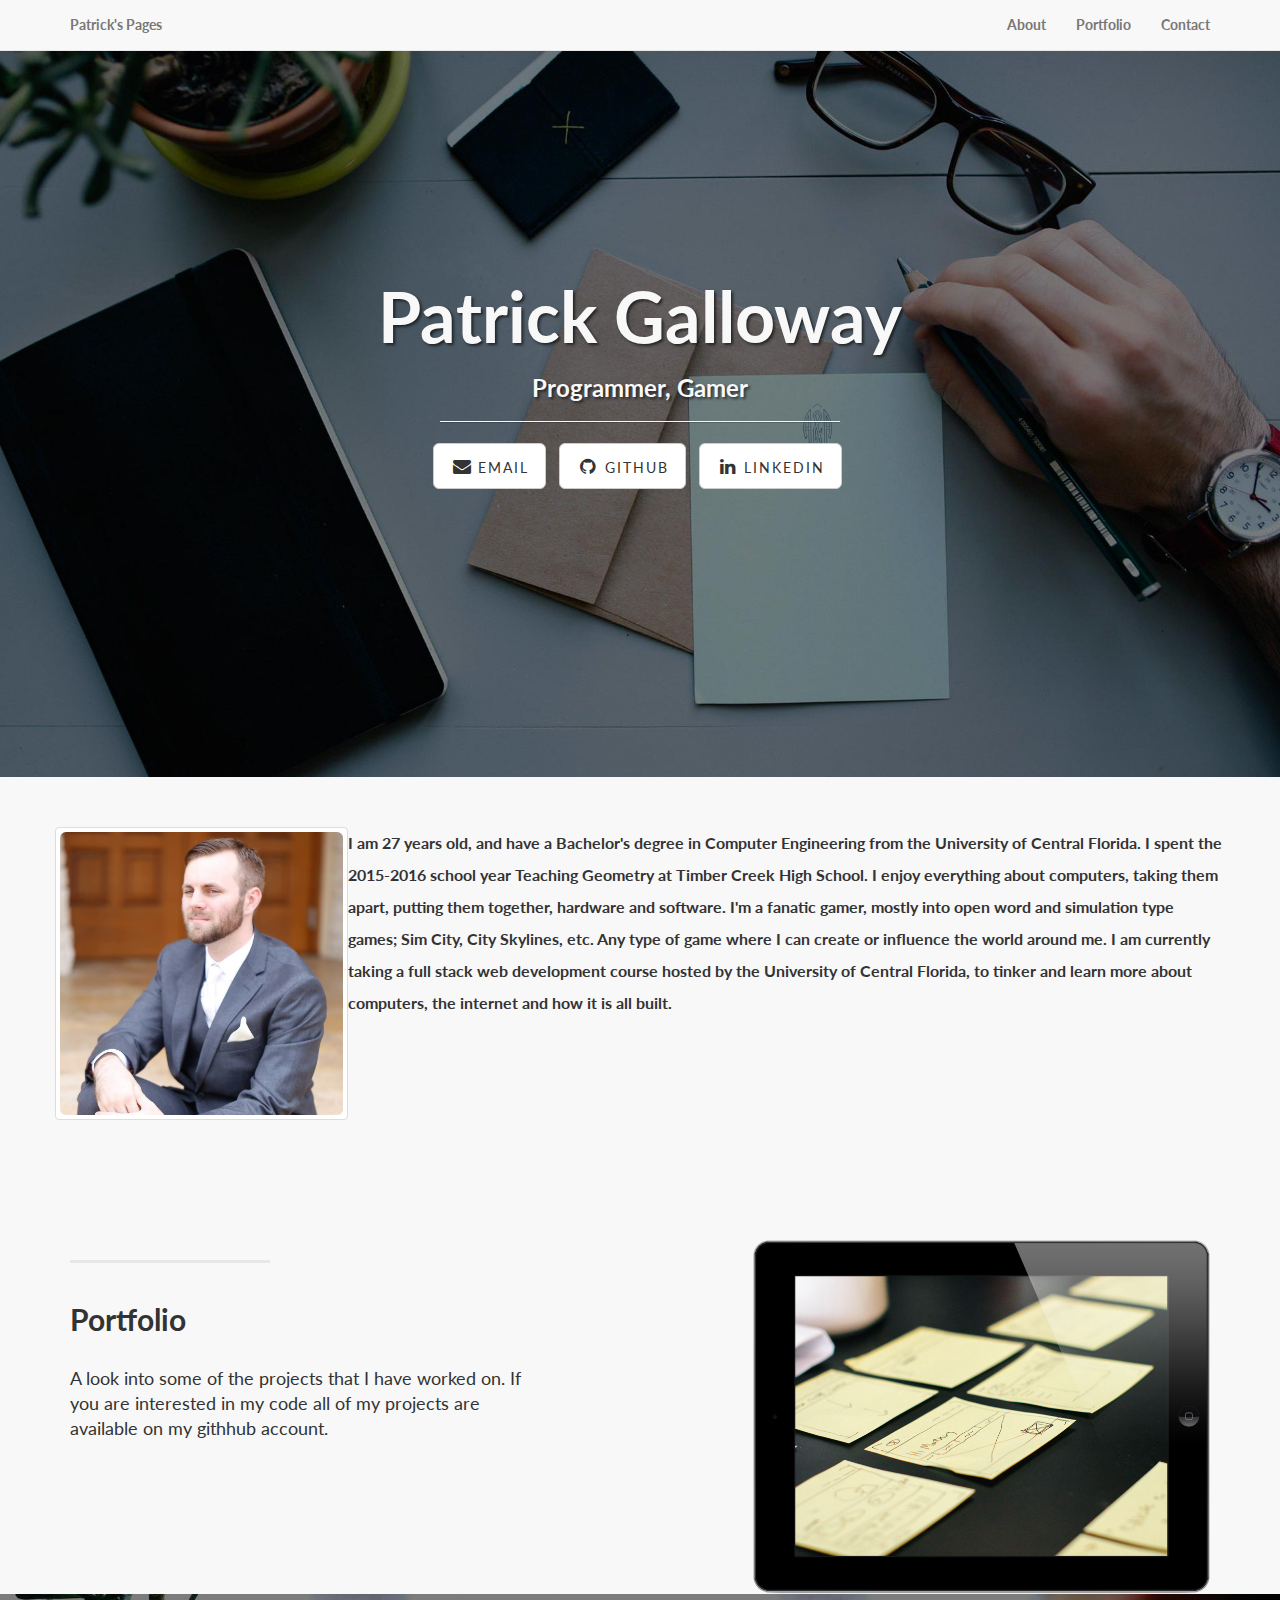
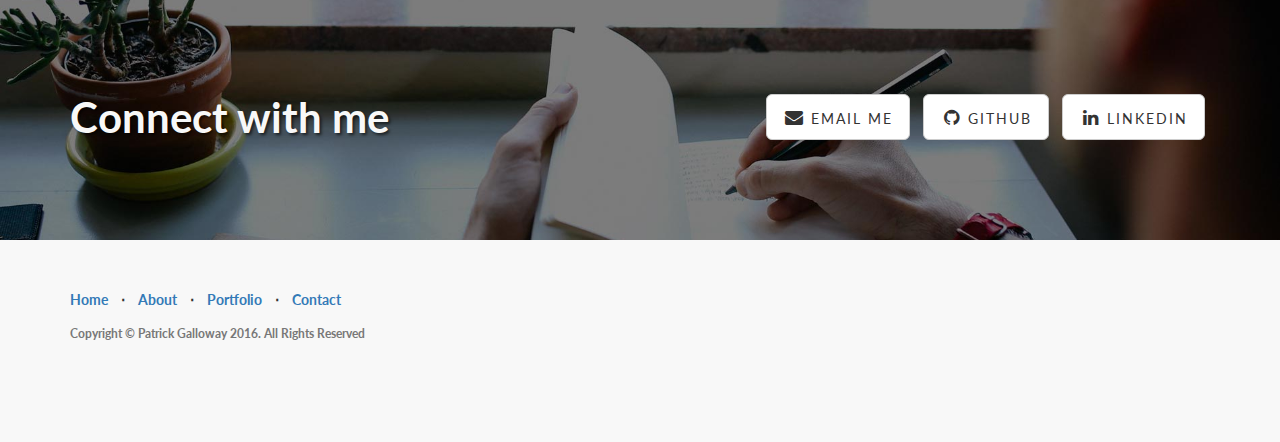
<file: part1/index.html>
<!DOCTYPE html>
<html lang="en">
<head>
	<title>Patrick Galloway's Site</title>
	
	<meta charset="utf-8">
    <meta http-equiv="X-UA-Compatible" content="IE=edge">
    <meta name="viewport" content="width=device-width, initial-scale=1">
    <meta name="description" content="">
    <meta name="author" content="">

  

    <!-- Bootstrap Core CSS -->
    <link href="css/bootstrap.min.css" rel="stylesheet">

    <!-- Custom CSS -->
    <link href="css/landing-page.css" rel="stylesheet">

    <!-- Custom Fonts -->
    <link href="font-awesome/css/font-awesome.min.css" rel="stylesheet" type="text/css">
    <link href="http://fonts.googleapis.com/css?family=Lato:300,400,700,300italic,400italic,700italic" rel="stylesheet" type="text/css">
	<link rel="stylesheet" type="text/css" href="css/style.css">
    <!-- HTML5 Shim and Respond.js IE8 support of HTML5 elements and media queries -->
    <!-- WARNING: Respond.js doesn't work if you view the page via file:// -->
    <!--[if lt IE 9]>
        <script src="https://oss.maxcdn.com/libs/html5shiv/3.7.0/html5shiv.js"></script>
        <script src="https://oss.maxcdn.com/libs/respond.js/1.4.2/respond.min.js"></script>
    <![endif]-->
</head>
<body>
    <!-- Navigation -->
    <nav class="navbar navbar-default navbar-fixed-top topnav" role="navigation">
        <div class="container topnav">
            <!-- Brand and toggle get grouped for better mobile display -->
            <div class="navbar-header">
                <button type="button" class="navbar-toggle" data-toggle="collapse" data-target="#bs-example-navbar-collapse-1">
                    <span class="sr-only">Toggle navigation</span>
                    <span class="icon-bar"></span>
                    <span class="icon-bar"></span>
                    <span class="icon-bar"></span>
                </button>
                <a class="navbar-brand topnav" href="#">Patrick's Pages</a>
            </div>
            <!-- Collect the nav links, forms, and other content for toggling -->
            <div class="collapse navbar-collapse" id="bs-example-navbar-collapse-1">
                <ul class="nav navbar-nav navbar-right">
                    <li>
                        <a href="#about">About</a>
                    </li>
                    <li>
                        <a href="#portfolio">Portfolio</a>
                    </li>
                    <li>
                        <a href="#contact">Contact</a>
                    </li>
                </ul>
            </div>
            <!-- /.navbar-collapse -->
        </div>
        <!-- /.container -->
    </nav><!--End Top Navbar-->


    <div class="intro-header">
        <div class="container">

	        <div class="row">
	            <div class="col-lg-12">
	                <div class="intro-message">
	                    <h1>Patrick Galloway</h1>
	                    <h3>Programmer, Gamer</h3>
	                    <hr class="intro-divider">
	                    <ul class="list-inline intro-social-buttons">
	                        <li>
	                            <a href="contact.html" class="btn btn-default btn-lg"><i class="fa fa-envelope fa-fw"></i> <span class="network-name">Email</span></a>
	                        </li>
	                        <li>
	                            <a target="_blank" href="https://github.com/sirgillif" class="btn btn-default btn-lg"><i class="fa fa-github fa-fw"></i> <span class="network-name">Github</span></a>
	                        </li>
	                        <li>
	                            <a target="_blank" href="https://www.linkedin.com/in/patrick-galloway-1ab199a8?trk=nav_responsive_tab_profile" class="btn btn-default btn-lg"><i class="fa fa-linkedin fa-fw"></i> <span class="network-name">Linkedin</span></a>
	                        </li>
	                    </ul>
	                </div>
	            </div>
	        </div><!--end row-->
	    </div>
	        <!-- /.container -->
	</div>

	<!--This it the section with my discription on me-->
	<a name="about"></a>
		<div class="content-section-a">
			<div class="container">
				<div class="row">
					<div class="thumbnail col-sm-2 col-md-3">
						<img src="img/me.jpg"	class="img-rounded img-responsive pull-left" img-rounded img-responsive pull-left>
					</div>
					<p id="words">I am 27 years old, and have a Bachelor's degree in Computer Engineering from the University of Central Florida. I spent the 2015-2016 school year Teaching Geometry at Timber Creek High School. I enjoy everything about computers, taking them apart, putting them together, hardware and software. I'm a fanatic gamer, mostly into open word and simulation type games; Sim City, City Skylines, etc. Any type of game where I can create or influence the world around me. I am currently taking a full stack web development course hosted by the University of Central Florida, to tinker and learn more about computers, the internet and how it is all built.
					</p>

				</div>
			</div>
		</div>

	<a  name="portfolio"></a>
    <div class="content-section-a">

        <div class="container">
            <div class="row">
                <div class="col-lg-5 col-sm-6">
                    <hr class="section-heading-spacer">
                    <div class="clearfix"></div>
                    <h2 class="section-heading">Portfolio</h2>
                    <p class="lead">A look into some of the projects that I have worked on. If you are interested in my code all of my projects are available on my githhub account.</p>
                </div>
                <div class="col-lg-5 col-lg-offset-2 col-sm-6">
                    <a  href="portfolio.html"><img class="img-responsive" src="img/ipad.png" alt=""></a> <!--target="_blank"-->
                </div>
            </div>

        </div>
    <a  name="contact"></a>
    <div class="banner">

        <div class="container">

            <div class="row">
                <div class="col-lg-6">
                    <h2>Connect with me</h2>
                </div>
                <div class="col-lg-6">
                    <ul class="list-inline banner-social-buttons">
                        <li>
                            <a href="contact.html" class="btn btn-default btn-lg"><i class="fa fa-envelope fa-fw"></i> <span class="network-name">Email Me</span></a>
                        </li>
                        <li>
                            <a href="https://github.com/IronSummitMedia/startbootstrap" class="btn btn-default btn-lg"><i class="fa fa-github fa-fw"></i> <span class="network-name">Github</span></a>
                        </li>
                        <li>
                            <a target="_blank" href="https://www.linkedin.com/in/patrick-galloway-1ab199a8?trk=nav_responsive_tab_profile" class="btn btn-default btn-lg"><i class="fa fa-linkedin fa-fw"></i> <span class="network-name">Linkedin</span></a>
                        </li>
                    </ul>
                </div>
            </div>

        </div>
        <!-- /.container -->

    </div>
    <!-- /.banner -->    

    <!-- Footer -->
    <footer>
        <div class="container">
            <div class="row">
                <div class="col-lg-12">
                    <ul class="list-inline">
                        <li>
                            <a href="#">Home</a>
                        </li>
                        <li class="footer-menu-divider">&sdot;</li>
                        <li>
                            <a href="#about">About</a>
                        </li>
                        <li class="footer-menu-divider">&sdot;</li>
                        <li>
                            <a href="portfolio.html">Portfolio</a>
                        </li>
                        <li class="footer-menu-divider">&sdot;</li>
                        <li>
                            <a href="contact.html">Contact</a>
                        </li>
                    </ul>
                    <p class="copyright text-muted small">Copyright &copy; Patrick Galloway 2016. All Rights Reserved</p>
                </div>
            </div>
        </div>
    </footer>

    <!-- jQuery -->
    <script src="js/jquery.js"></script>

    <!-- Bootstrap Core JavaScript -->
    <script src="js/bootstrap.min.js"></script>    

</body>
</html>
</file>
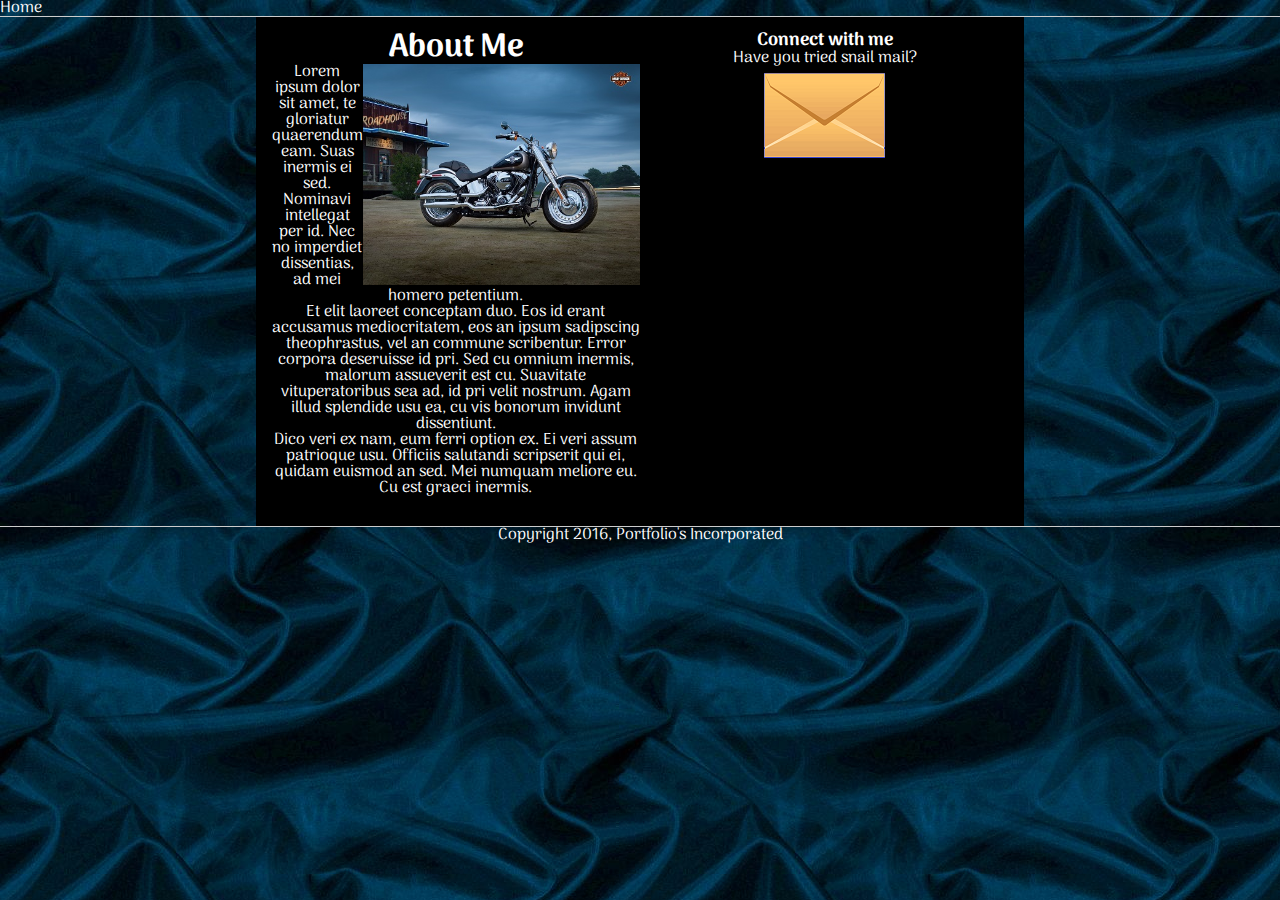
<file: part2/index.html>
<!DOCTYPE html>
<html lang="en">
	<head>
		<meta charset="UTF-8">
		<meta name="description" content="This page shows how you can use media queries!">		
		<!-- a viewport would be nice -->		
		<title>My Portfolio</title>

    <!-- Stylesheets -->
    <link href="https://fonts.googleapis.com/css?family=Arima+Madurai" rel="stylesheet">
    <link rel="stylesheet" href="assets/css/reset.css">
		<link rel="stylesheet" href="assets/css/style.css">
	</head>
	<body>
		<div class="container">
			<header>
				<nav><a href="#">Home</a></nav>
			</header>
			<div class="content-wrapper clearfix">
				<section class="about-me">
					<h1>About Me</h1>
					<article>
						<img src="assets/images/harley.jpg">
						<p>Lorem ipsum dolor sit amet, te gloriatur quaerendum eam. Suas inermis ei sed. Nominavi intellegat per id. Nec no imperdiet dissentias, ad mei homero petentium.
						</p>
						<p>
						Et elit laoreet conceptam duo. Eos id erant accusamus mediocritatem, eos an ipsum sadipscing theophrastus, vel an commune scribentur. Error corpora deseruisse id pri. Sed cu omnium inermis, malorum assueverit est cu. Suavitate vituperatoribus sea ad, id pri velit nostrum. Agam illud splendide usu ea, cu vis bonorum invidunt dissentiunt.
						</p>
						<p>
						Dico veri ex nam, eum ferri option ex. Ei veri assum patrioque usu. Officiis salutandi scripserit qui ei, quidam euismod an sed. Mei numquam meliore eu. Cu est graeci inermis.
						</p>
					</article>
				</section>

				<aside class="connect">
					<h2>Connect with me</h2>
					<p>Have you tried snail mail?<br>
						<img src="assets/images/envelope.png" alt="Image of an envelope"></p>
				</aside>
			</div><!-- end content-wrapper -->
			<footer>Copyright 2016, Portfolio's Incorporated</footer>
		</div><!-- end container -->
	</body>
</html>
</file>
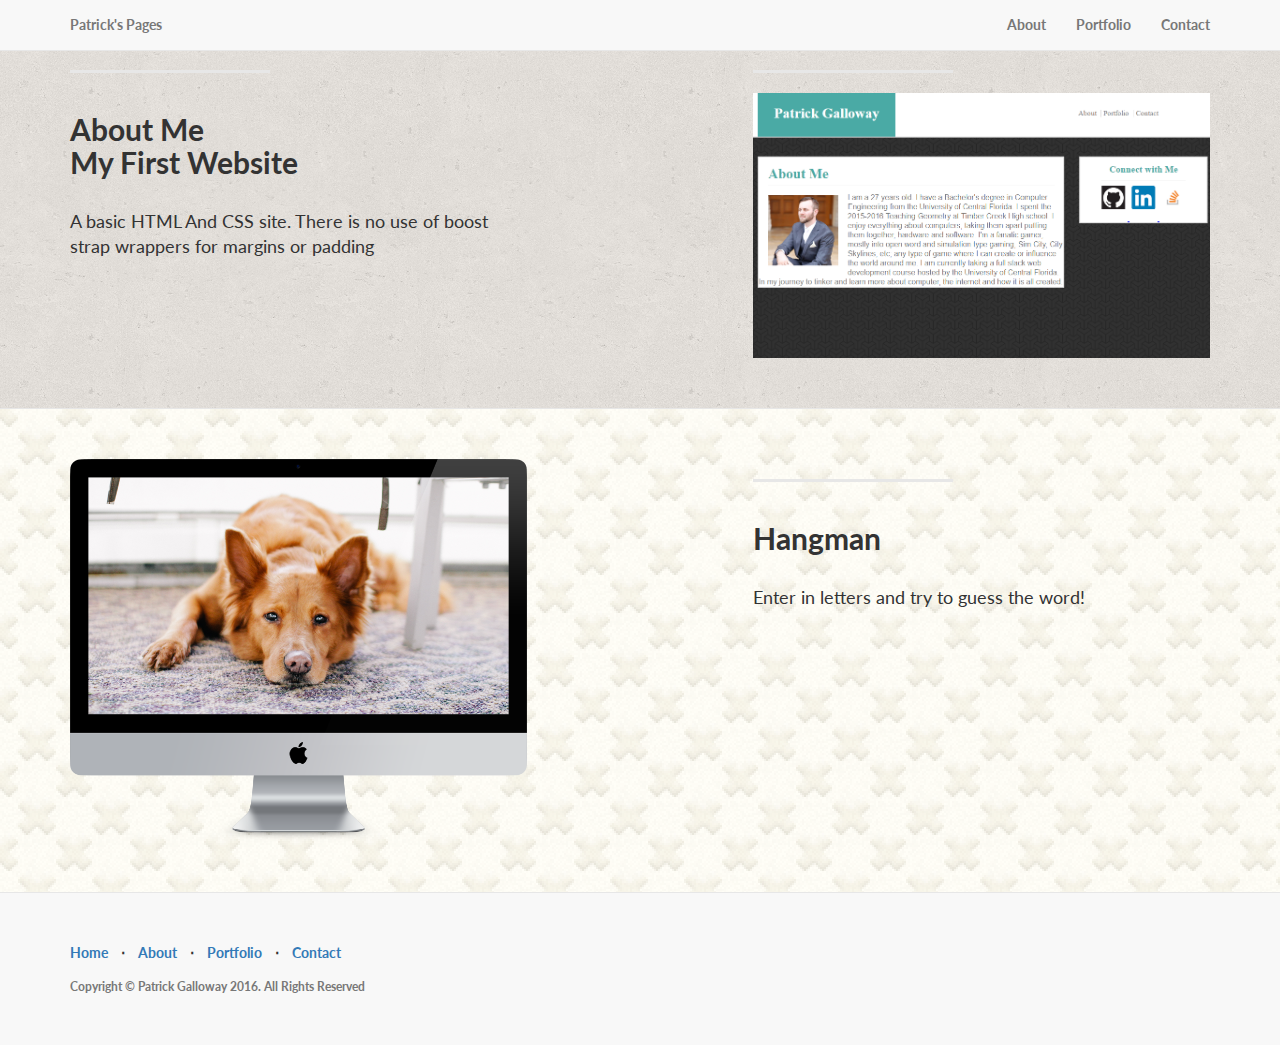
<file: part1/portfolio.html>
<!DOCTYPE html>
<html lang="en">
<head>
	<title>Patrick Gallwoay's Portfolio</title>

	<meta charset="utf-8">
    <meta http-equiv="X-UA-Compatible" content="IE=edge">
    <meta name="viewport" content="width=device-width, initial-scale=1">
    <meta name="description" content="">
    <meta name="author" content="">

  

    <!-- Bootstrap Core CSS -->
    <link href="css/bootstrap.min.css" rel="stylesheet">

    <!-- Custom CSS -->
    <link href="css/landing-page.css" rel="stylesheet">

    <!-- Custom Fonts -->
    <link href="font-awesome/css/font-awesome.min.css" rel="stylesheet" type="text/css">
    <link href="http://fonts.googleapis.com/css?family=Lato:300,400,700,300italic,400italic,700italic" rel="stylesheet" type="text/css">
    <link rel="stylesheet" type="text/css" href="css/style.css">
    <!-- HTML5 Shim and Respond.js IE8 support of HTML5 elements and media queries -->
    <!-- WARNING: Respond.js doesn't work if you view the page via file:// -->
    <!--[if lt IE 9]>
        <script src="https://oss.maxcdn.com/libs/html5shiv/3.7.0/html5shiv.js"></script>
        <script src="https://oss.maxcdn.com/libs/respond.js/1.4.2/respond.min.js"></script>
    <![endif]-->

</head>
<body>
    <!-- Navigation -->
    <nav class="navbar navbar-default navbar-fixed-top topnav" role="navigation">
        <div class="container topnav">
            <!-- Brand and toggle get grouped for better mobile display -->
            <div class="navbar-header">
                <button type="button" class="navbar-toggle" data-toggle="collapse" data-target="#bs-example-navbar-collapse-1">
                    <span class="sr-only">Toggle navigation</span>
                    <span class="icon-bar"></span>
                    <span class="icon-bar"></span>
                    <span class="icon-bar"></span>
                </button>
                <a class="navbar-brand topnav" href="#">Patrick's Pages</a>
            </div>
            <!-- Collect the nav links, forms, and other content for toggling -->
           <div class="collapse navbar-collapse" id="bs-example-navbar-collapse-1">
                <ul class="nav navbar-nav navbar-right">
                    <li>
                        <a href="index.html">About</a>
                    </li>
                    <li>
                        <a href="#portfolio">Portfolio</a>
                    </li>
                    <li>
                        <a href="contact.html">Contact</a>
                    </li>
                </ul>
            </div>
            <!-- /.navbar-collapse -->
        </div>
        <!-- /.container -->
    </nav><!--End Top Navbar-->
    
	<a  name="portfolio"></a>
	    <div id="bkground" class="content-section-a">
	        <div class="container">
	            <div class="row">
	                <div class="col-lg-5 col-sm-6">
	                    <hr class="section-heading-spacer">
	                    <div class="clearfix"></div>
	                    <h2 class="section-heading">About Me<br>My First Website</h2>
	                    <p class="lead">A basic HTML And CSS site. There is no use of boost strap wrappers for margins or padding </p>
	                </div>
	                <div class="col-lg-5 col-lg-offset-2 col-sm-6">
	                    <hr class="section-heading-spacer">
	                    <div class="clearfix"></div>
	                    <a href="http://gentle-plateau-82531.herokuapp.com/"><img class="img-responsive" src="img/project1.png" alt="first project"></a>
	                </div>
	            </div>

	        </div>
	        <!-- /.container -->
	    </div>
	    <!-- /.content-section-a -->

	<div id="main" class="content-section-b">
        <div class="container">
            <div class="row">
                <div class="col-lg-5 col-lg-offset-1 col-sm-push-6  col-sm-6">
                    <hr class="section-heading-spacer">
                    <div class="clearfix"></div>
                    <h2 class="section-heading">Hangman</h2>
                    <p class="lead">Enter in letters and try to guess the word!</p>
                </div>
                <div class="col-lg-5 col-sm-pull-6  col-sm-6">
                    <img class="img-responsive" src="img/dog.png" alt="Work in progress">
                </div>
            </div>
        </div>
        <!-- /.container -->
    </div>
    <!-- /.content-section-b -->

    <!-- Footer -->
    <footer>
        <div  class="container">
            <div class="row">
                <div class="col-lg-12">
                    <ul class="list-inline">
                        <li>
                            <a href="index.html">Home</a>
                        </li>
                        <li class="footer-menu-divider">&sdot;</li>
                        <li>
                            <a href="index.html">About</a>
                        </li>
                        <li class="footer-menu-divider">&sdot;</li>
                        <li>
                            <a href="#portfolio">Portfolio</a>
                        </li>
                        <li class="footer-menu-divider">&sdot;</li>
                        <li>
                            <a href="contact.html">Contact</a>
                        </li>
                    </ul>
                    <p class="copyright text-muted small">Copyright &copy; Patrick Galloway 2016. All Rights Reserved</p>
                </div>
            </div>
        </div>
    </footer>

    <!-- jQuery -->
    <script src="js/jquery.js"></script>

    <!-- Bootstrap Core JavaScript -->
    <script src="js/bootstrap.min.js"></script>
</body>
</html>
</file>
<file: part1/css/style.css>
#main{
	background-image: url("../img/background.png");
}
#bkground{
	background-image: url("../img/background1.png");
}
#words{
	font-size:16px;
	line-height: 2;
}
</file>
<file: part2/assets/css/style.css>
* {
	box-sizing: border-box;
	text-align: center;
}
a {
	color: #fff;
	text-decoration: none;
}
aside {
	display: inline;
	width: 150px;
}
body {
	background-image: url("../images/dark-blue-silk.jpg");
	color: white;
	font-family: 'Arima Madurai', cursive;
}
footer {
	border-top: 1px solid #ccc;
}
h1, h2 {
	font-weight: bolder;
}
h1 {
	font-size: xx-large;
}
h2 {
	font-size: large;
}
nav {
	border-bottom: 1px solid #ccc;
	text-align: left;
	width: 100%;
}
section {
	display: inline;
	float: left;
	padding-bottom: 15px;
	width: 50%;
}
.about-me img {
	float: right;
	width: 75%;
}
.clearfix {
	overflow: auto;
}
.connect img {
	margin: 7px;
}
.container {
	width: 100%;
}
.content-wrapper {
	background-color: black;
/*	border-left: 1px dashed grey;
	border-right: 1px dashed grey;*/	
	margin: 0 auto;
	max-width: 768px;
	padding: 15px;
	width: 100%;
}


@media only screen and (max-width: 768px) {
	.connect{
		display: block;
	}
	.content-wrapper {
	background-color: blue;
	}

}

@media only screen and (max-width: 640px) {
	/* Add your code here */
	.content-wrapper {
	background-color: green;
	}
	.about-me img {
	float: none;
	width:100%;
	}
}
</file>
<file: part1/css/landing-page.css>
/*!
 * Start Bootstrap - Landing Page Bootstrap Theme (http://startbootstrap.com)
 * Code licensed under the Apache License v2.0.
 * For details, see http://www.apache.org/licenses/LICENSE-2.0.
 */

body,
html {
    width: 100%;
    height: 100%;
}

body,
h1,
h2,
h3,
h4,
h5,
h6 {
    font-family: "Lato","Helvetica Neue",Helvetica,Arial,sans-serif;
    font-weight: 700;
}

.topnav {
    font-size: 14px; 
}

.lead {
    font-size: 18px;
    font-weight: 400;
}

.intro-header {
    padding-top: 50px; /* If you're making other pages, make sure there is 50px of padding to make sure the navbar doesn't overlap content! */
    padding-bottom: 50px;
    text-align: center;
    color: #f8f8f8;
    background: url(../img/intro-bg.jpg) no-repeat center center;
    background-size: cover;
}

.intro-message {
    position: relative;
    padding-top: 20%;
    padding-bottom: 20%;
}

.intro-message > h1 {
    margin: 0;
    text-shadow: 2px 2px 3px rgba(0,0,0,0.6);
    font-size: 5em;
}

.intro-divider {
    width: 400px;
    border-top: 1px solid #f8f8f8;
    border-bottom: 1px solid rgba(0,0,0,0.2);
}

.intro-message > h3 {
    text-shadow: 2px 2px 3px rgba(0,0,0,0.6);
}

@media(max-width:767px) {
    .intro-message {
        padding-bottom: 15%;
    }

    .intro-message > h1 {
        font-size: 3em;
    }

    ul.intro-social-buttons > li {
        display: block;
        margin-bottom: 20px;
        padding: 0;
    }

    ul.intro-social-buttons > li:last-child {
        margin-bottom: 0;
    }

    .intro-divider {
        width: 100%;
    }
}

.network-name {
    text-transform: uppercase;
    font-size: 14px;
    font-weight: 400;
    letter-spacing: 2px;
}

.content-section-a {
    padding: 50px 0;
    background-color: #f8f8f8;
}

.content-section-b {
    padding: 50px 0;
    border-top: 1px solid #e7e7e7;
    border-bottom: 1px solid #e7e7e7;
}

.section-heading {
    margin-bottom: 30px;
}

.section-heading-spacer {
    float: left;
    width: 200px;
    border-top: 3px solid #e7e7e7;
}

.banner {
    padding: 100px 0;
    color: #f8f8f8;
    background: url(../img/banner-bg.jpg) no-repeat center center;
    background-size: cover;
}

.banner h2 {
    margin: 0;
    text-shadow: 2px 2px 3px rgba(0,0,0,0.6);
    font-size: 3em;
}

.banner ul {
    margin-bottom: 0;
}

.banner-social-buttons {
    float: right;
    margin-top: 0;
}

@media(max-width:1199px) {
    ul.banner-social-buttons {
        float: left;
        margin-top: 15px;
    }
}

@media(max-width:767px) {
    .banner h2 {
        margin: 0;
        text-shadow: 2px 2px 3px rgba(0,0,0,0.6);
        font-size: 3em;
    }

    ul.banner-social-buttons > li {
        display: block;
        margin-bottom: 20px;
        padding: 0;
    }

    ul.banner-social-buttons > li:last-child {
        margin-bottom: 0;
    }
}

footer {
    padding: 50px 0;
    background-color: #f8f8f8;
}

p.copyright {
    margin: 15px 0 0;
}
</file>
